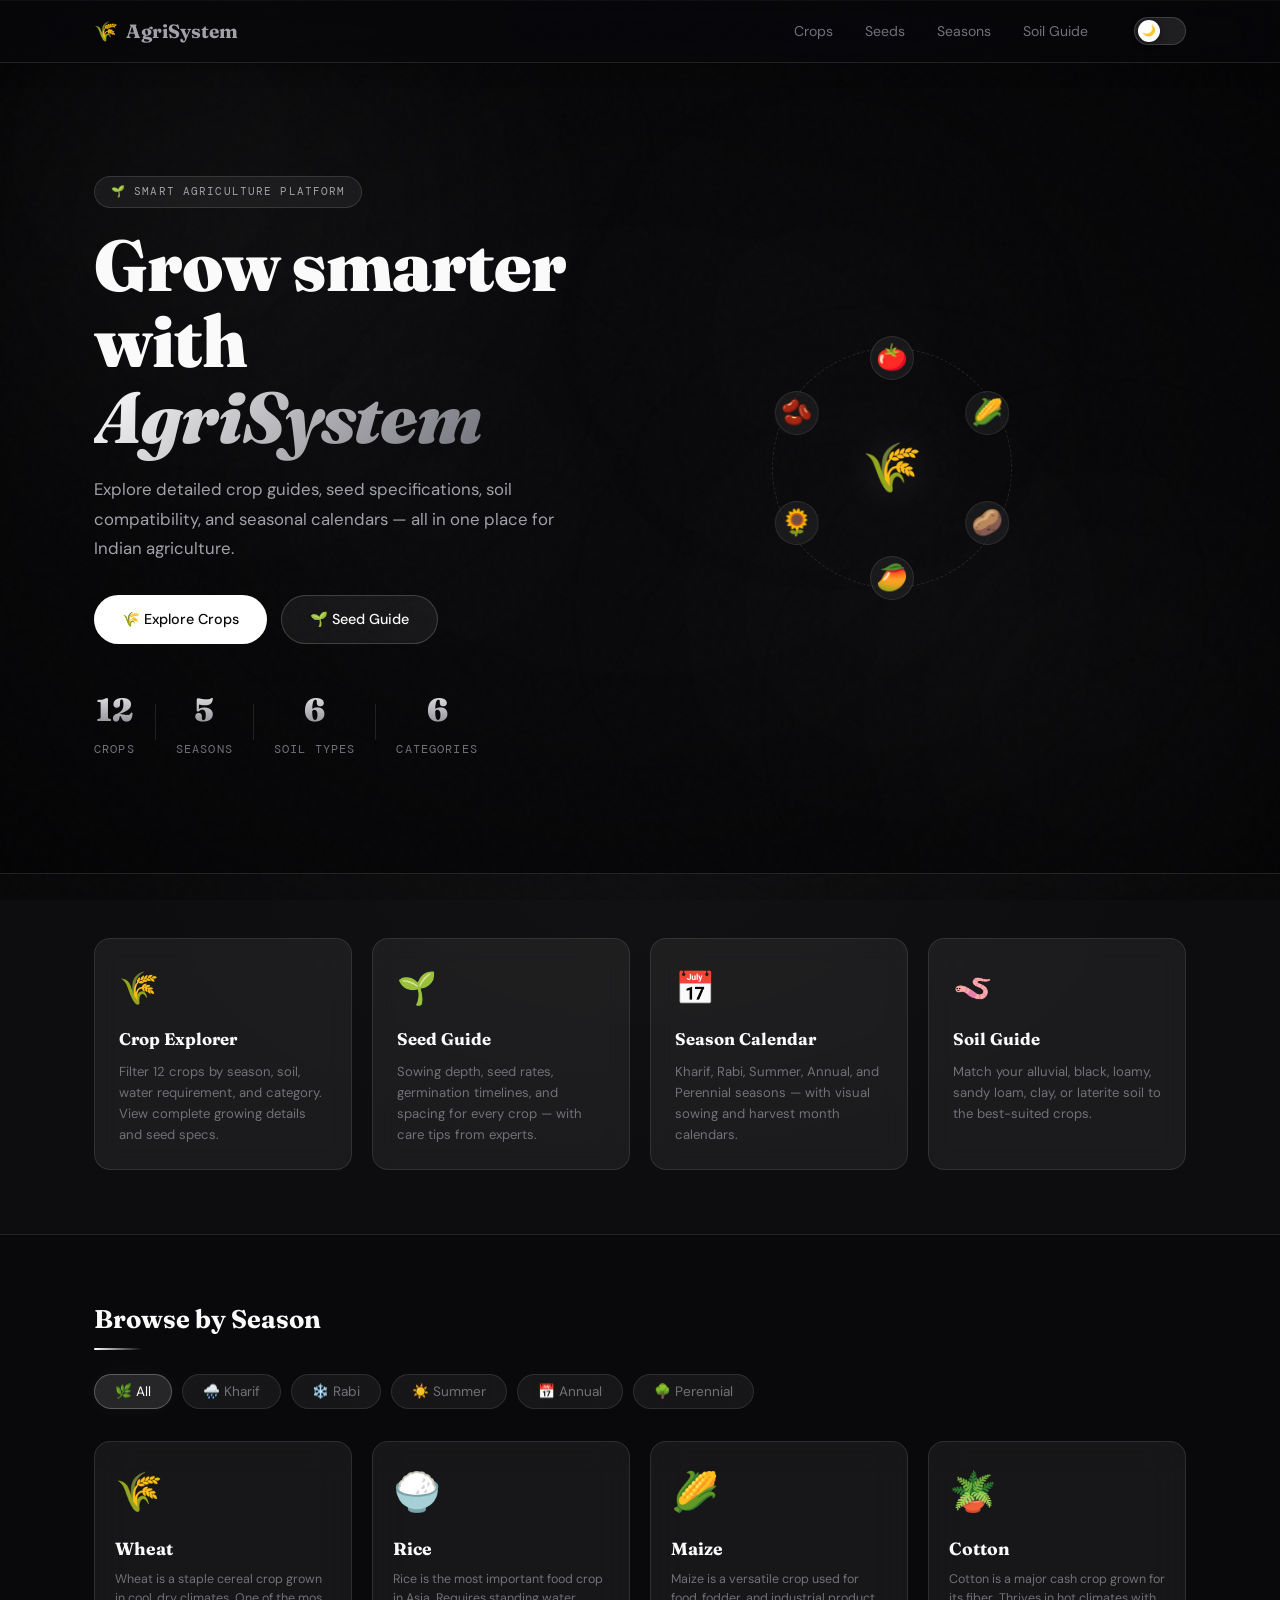
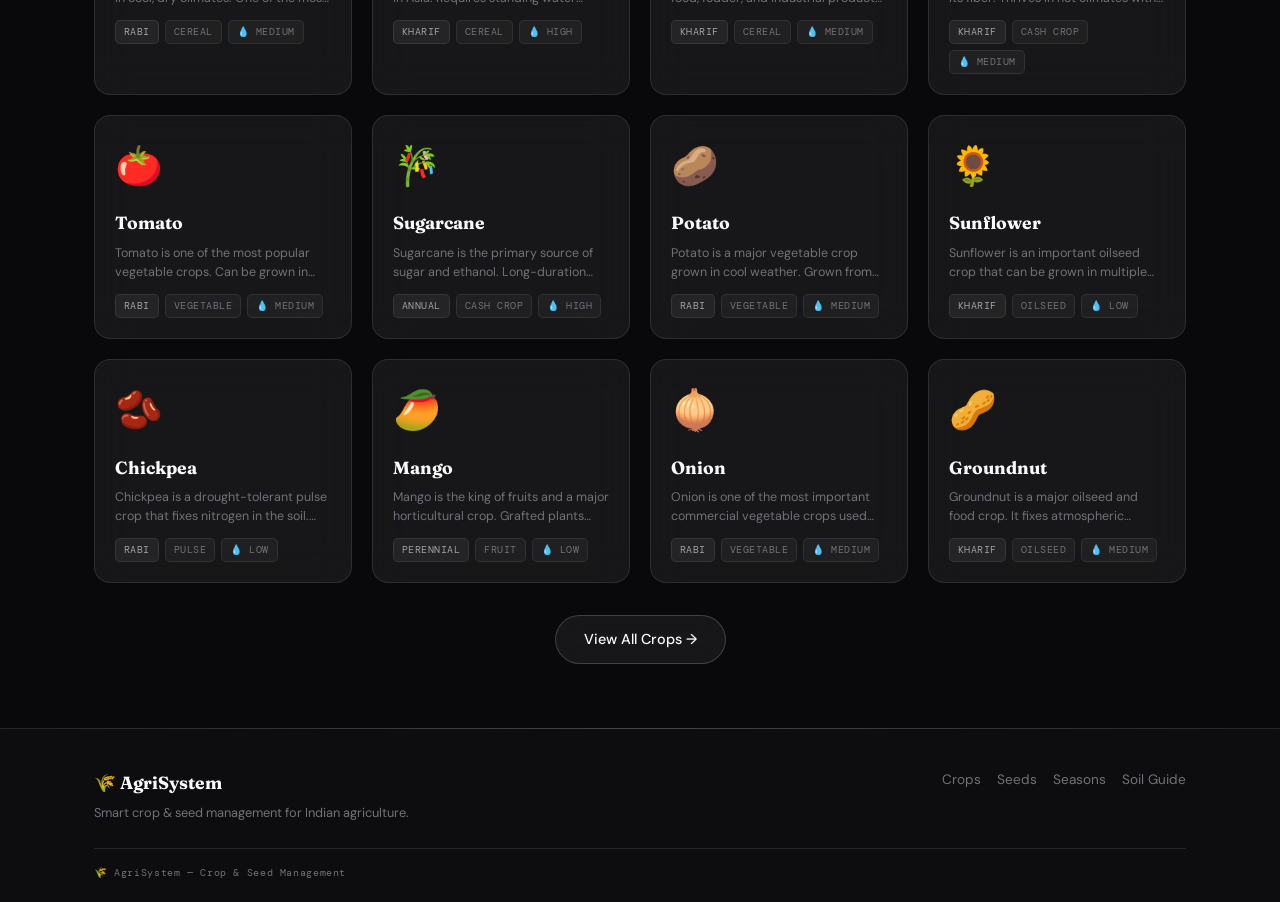
<file: index.html>
<!DOCTYPE html>
<html lang="en">
<head>
<meta charset="UTF-8">
<meta name="viewport" content="width=device-width, initial-scale=1.0">
<meta name="description" content="AgriSystem — Smart crop & seed management. Explore crops by season, soil type, and climate. Find sowing calendars, seed guides, and soil recommendations.">
<title>AgriSystem — Crop & Seed Management</title>
<link href="https://fonts.googleapis.com/css2?family=Fraunces:ital,wght@0,300;0,700;0,900;1,400&family=DM+Sans:wght@300;400;500&family=DM+Mono:wght@400;500&display=swap" rel="stylesheet">
<link rel="stylesheet" href="style.css">
</head>
<body>

<!-- ANIMATED BACKGROUND -->
<div class="bg-canvas">
  <div class="bg-orb bg-orb--1"></div>
  <div class="bg-orb bg-orb--2"></div>
  <div class="bg-orb bg-orb--3"></div>
  <div class="bg-orb bg-orb--4"></div>
  <div class="bg-orb bg-orb--5"></div>
</div>
<div class="bg-topo"></div>
<div class="bg-noise"></div>
<div class="bg-vignette"></div>

<nav class="navbar">
  <div class="nav-inner">
    <a href="index.html" class="nav-logo">🌾 <span>AgriSystem</span></a>
    <div class="nav-links">
      <a href="crops.html">Crops</a>
      <a href="seeds.html">Seeds</a>
      <a href="seasons.html">Seasons</a>
      <a href="soils.html">Soil Guide</a>
    </div>
    <div class="theme-toggle" id="themeToggle" onclick="toggleTheme()" title="Toggle dark/light mode">
      <div class="theme-toggle-knob"></div>
    </div>
    <button class="nav-menu-btn" onclick="toggleMenu()">☰</button>
  </div>
  <div class="nav-mobile" id="mobileMenu">
    <a href="crops.html">Crops</a>
    <a href="seeds.html">Seeds</a>
    <a href="seasons.html">Seasons</a>
    <a href="soils.html">Soil Guide</a>
  </div>
</nav>

<!-- HERO -->
<section>
  <div class="hero">
    <div class="hero-bg">
      <div class="hero-orb orb1"></div>
      <div class="hero-orb orb2"></div>
      <div class="hero-grain"></div>
    </div>
    <div class="hero-content">
      <div class="hero-badge">🌱 Smart Agriculture Platform</div>
      <h1 class="hero-title">
        Grow smarter with<br><em>AgriSystem</em>
      </h1>
      <p class="hero-sub">
        Explore detailed crop guides, seed specifications, soil compatibility, and seasonal calendars — all in one place for Indian agriculture.
      </p>
      <div class="hero-actions">
        <a href="crops.html" class="btn btn-primary">🌾 Explore Crops</a>
        <a href="seeds.html" class="btn btn-outline">🌱 Seed Guide</a>
      </div>
      <div class="hero-stats">
        <div class="stat">
          <span class="stat-n">12</span>
          <span class="stat-l">Crops</span>
        </div>
        <div class="stat-div"></div>
        <div class="stat">
          <span class="stat-n">5</span>
          <span class="stat-l">Seasons</span>
        </div>
        <div class="stat-div"></div>
        <div class="stat">
          <span class="stat-n">6</span>
          <span class="stat-l">Soil Types</span>
        </div>
        <div class="stat-div"></div>
        <div class="stat">
          <span class="stat-n">6</span>
          <span class="stat-l">Categories</span>
        </div>
      </div>
    </div>
    <div class="hero-visual">
      <div class="crop-orbit">
        <div class="orbit-ring"></div>
        <div class="orbit-center">🌾</div>
        <div class="orbit-item" style="--deg:0deg">🍅</div>
        <div class="orbit-item" style="--deg:60deg">🌽</div>
        <div class="orbit-item" style="--deg:120deg">🥔</div>
        <div class="orbit-item" style="--deg:180deg">🥭</div>
        <div class="orbit-item" style="--deg:240deg">🌻</div>
        <div class="orbit-item" style="--deg:300deg">🫘</div>
      </div>
    </div>
  </div>
</section>

<!-- FEATURES -->
<section class="features">
  <div class="container">
    <div class="feature-grid">
      <a href="crops.html" class="feature-card">
        <span class="feature-icon">🌾</span>
        <h3>Crop Explorer</h3>
        <p>Filter 12 crops by season, soil, water requirement, and category. View complete growing details and seed specs.</p>
      </a>
      <a href="seeds.html" class="feature-card">
        <span class="feature-icon">🌱</span>
        <h3>Seed Guide</h3>
        <p>Sowing depth, seed rates, germination timelines, and spacing for every crop — with care tips from experts.</p>
      </a>
      <a href="seasons.html" class="feature-card">
        <span class="feature-icon">📅</span>
        <h3>Season Calendar</h3>
        <p>Kharif, Rabi, Summer, Annual, and Perennial seasons — with visual sowing and harvest month calendars.</p>
      </a>
      <a href="soils.html" class="feature-card">
        <span class="feature-icon">🪱</span>
        <h3>Soil Guide</h3>
        <p>Match your alluvial, black, loamy, sandy loam, clay, or laterite soil to the best-suited crops.</p>
      </a>
    </div>
  </div>
</section>

<!-- QUICK CROP FILTER -->
<section class="quick-filter">
  <div class="container">
    <h2 class="section-title">Browse by Season</h2>
    <div class="season-pills">
      <button class="pill pill-active" onclick="filterBySeason('all', this)">🌿 All</button>
      <button class="pill" onclick="filterBySeason('kharif', this)">🌧️ Kharif</button>
      <button class="pill" onclick="filterBySeason('rabi', this)">❄️ Rabi</button>
      <button class="pill" onclick="filterBySeason('summer', this)">☀️ Summer</button>
      <button class="pill" onclick="filterBySeason('annual', this)">📅 Annual</button>
      <button class="pill" onclick="filterBySeason('perennial', this)">🌳 Perennial</button>
    </div>
    <div class="crop-cards-grid" id="homeCropGrid">
      <div class="loading-spinner">Loading crops…</div>
    </div>
    <div class="center-link" style="margin-top: 32px">
      <a href="crops.html" class="btn btn-outline">View All Crops →</a>
    </div>
  </div>
</section>

<!-- CROP DETAIL MODAL -->
<div class="modal-overlay" id="modalOverlay" onclick="closeModal()">
  <div class="modal" id="cropModal" onclick="event.stopPropagation()">
    <button class="modal-close" onclick="closeModal()">✕</button>
    <div class="modal-body" id="modalBody"></div>
  </div>
</div>

<!-- BACK TO TOP -->
<button class="back-to-top" id="backToTop" onclick="window.scrollTo({top:0,behavior:'smooth'})" aria-label="Back to top">↑</button>

<footer class="footer">
  <div class="container">
    <div class="footer-inner">
      <div class="footer-brand">
        <div class="footer-logo">🌾 AgriSystem</div>
        <p>Smart crop & seed management for Indian agriculture.</p>
      </div>
      <div class="footer-links">
        <a href="crops.html">Crops</a>
        <a href="seeds.html">Seeds</a>
        <a href="seasons.html">Seasons</a>
        <a href="soils.html">Soil Guide</a>
      </div>
    </div>
    <div class="footer-bottom">🌾 AgriSystem — Crop &amp; Seed Management</div>
  </div>
</footer>

<script src="api.js"></script>
<script src="main.js"></script>
</body>
</html>
</file>
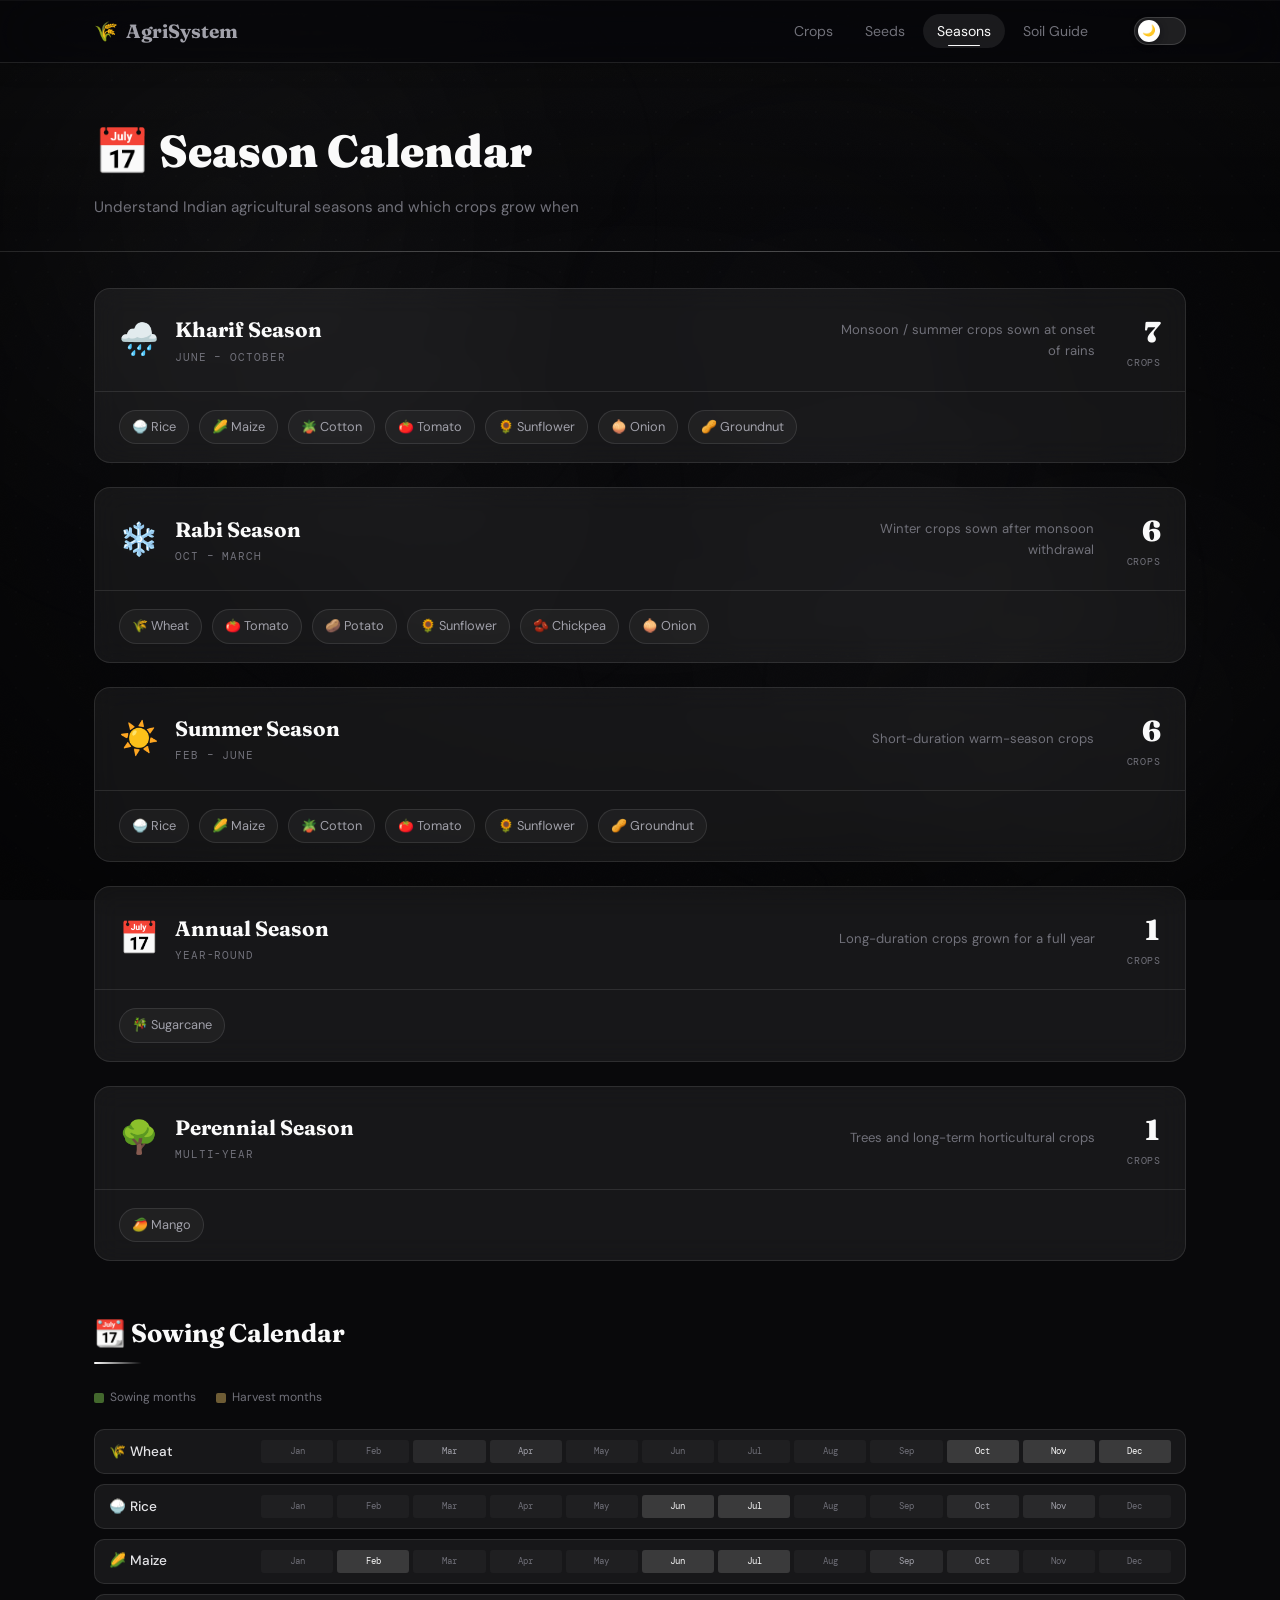
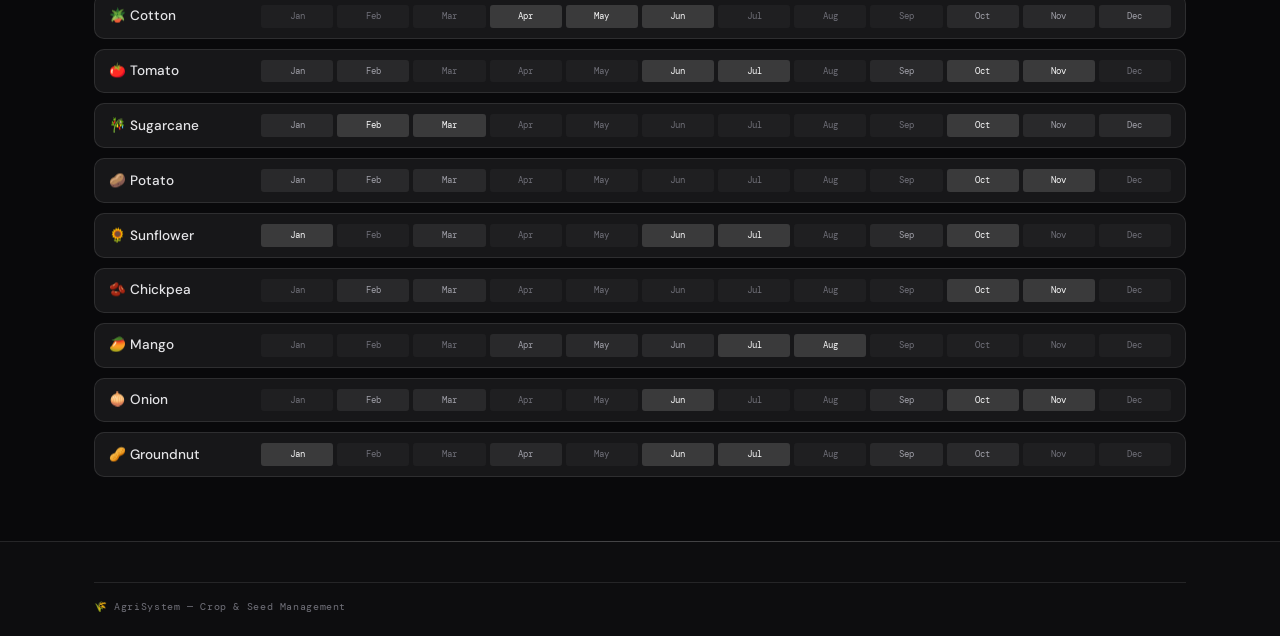
<file: seasons.html>
<!DOCTYPE html>
<html lang="en">
<head>
<meta charset="UTF-8">
<meta name="viewport" content="width=device-width, initial-scale=1.0">
<meta name="description" content="Understand Indian agricultural seasons — Kharif, Rabi, Summer, Annual & Perennial — with a sowing calendar and crop timelines.">
<title>Seasons — AgriSystem</title>
<link href="https://fonts.googleapis.com/css2?family=Fraunces:ital,wght@0,300;0,700;0,900;1,400&family=DM+Sans:wght@300;400;500&family=DM+Mono:wght@400;500&display=swap" rel="stylesheet">
<link rel="stylesheet" href="style.css">
</head>
<body>

<!-- ANIMATED BACKGROUND -->
<div class="bg-canvas">
  <div class="bg-orb bg-orb--1"></div>
  <div class="bg-orb bg-orb--2"></div>
  <div class="bg-orb bg-orb--3"></div>
  <div class="bg-orb bg-orb--4"></div>
  <div class="bg-orb bg-orb--5"></div>
</div>
<div class="bg-topo"></div>
<div class="bg-noise"></div>
<div class="bg-vignette"></div>

<nav class="navbar">
  <div class="nav-inner">
    <a href="index.html" class="nav-logo">🌾 <span>AgriSystem</span></a>
    <div class="nav-links">
      <a href="crops.html">Crops</a>
      <a href="seeds.html">Seeds</a>
      <a href="seasons.html" class="active">Seasons</a>
      <a href="soils.html">Soil Guide</a>
    </div>
    <div class="theme-toggle" id="themeToggle" onclick="toggleTheme()" title="Toggle dark/light mode">
      <div class="theme-toggle-knob"></div>
    </div>
    <button class="nav-menu-btn" onclick="toggleMenu()">☰</button>
  </div>
  <div class="nav-mobile" id="mobileMenu">
    <a href="crops.html">Crops</a>
    <a href="seeds.html">Seeds</a>
    <a href="seasons.html" class="active">Seasons</a>
    <a href="soils.html">Soil Guide</a>
  </div>
</nav>

<div class="page-header">
  <div class="container">
    <h1>📅 Season Calendar</h1>
    <p>Understand Indian agricultural seasons and which crops grow when</p>
  </div>
</div>

<div class="container page-body">
  <div class="season-cards" id="seasonCards">
    <div class="loading-spinner">Loading seasons…</div>
  </div>

  <h2 class="section-title" style="margin-top:52px">📆 Sowing Calendar</h2>
  <div class="calendar-grid" id="calendarGrid">
    <div class="loading-spinner">Loading…</div>
  </div>
</div>

<!-- BACK TO TOP -->
<button class="back-to-top" id="backToTop" onclick="window.scrollTo({top:0,behavior:'smooth'})" aria-label="Back to top">↑</button>

<footer class="footer">
  <div class="container">
    <div class="footer-bottom">🌾 AgriSystem — Crop &amp; Seed Management</div>
  </div>
</footer>

<script src="api.js"></script>
<script src="seasons.js"></script>
</body>
</html>
</file>
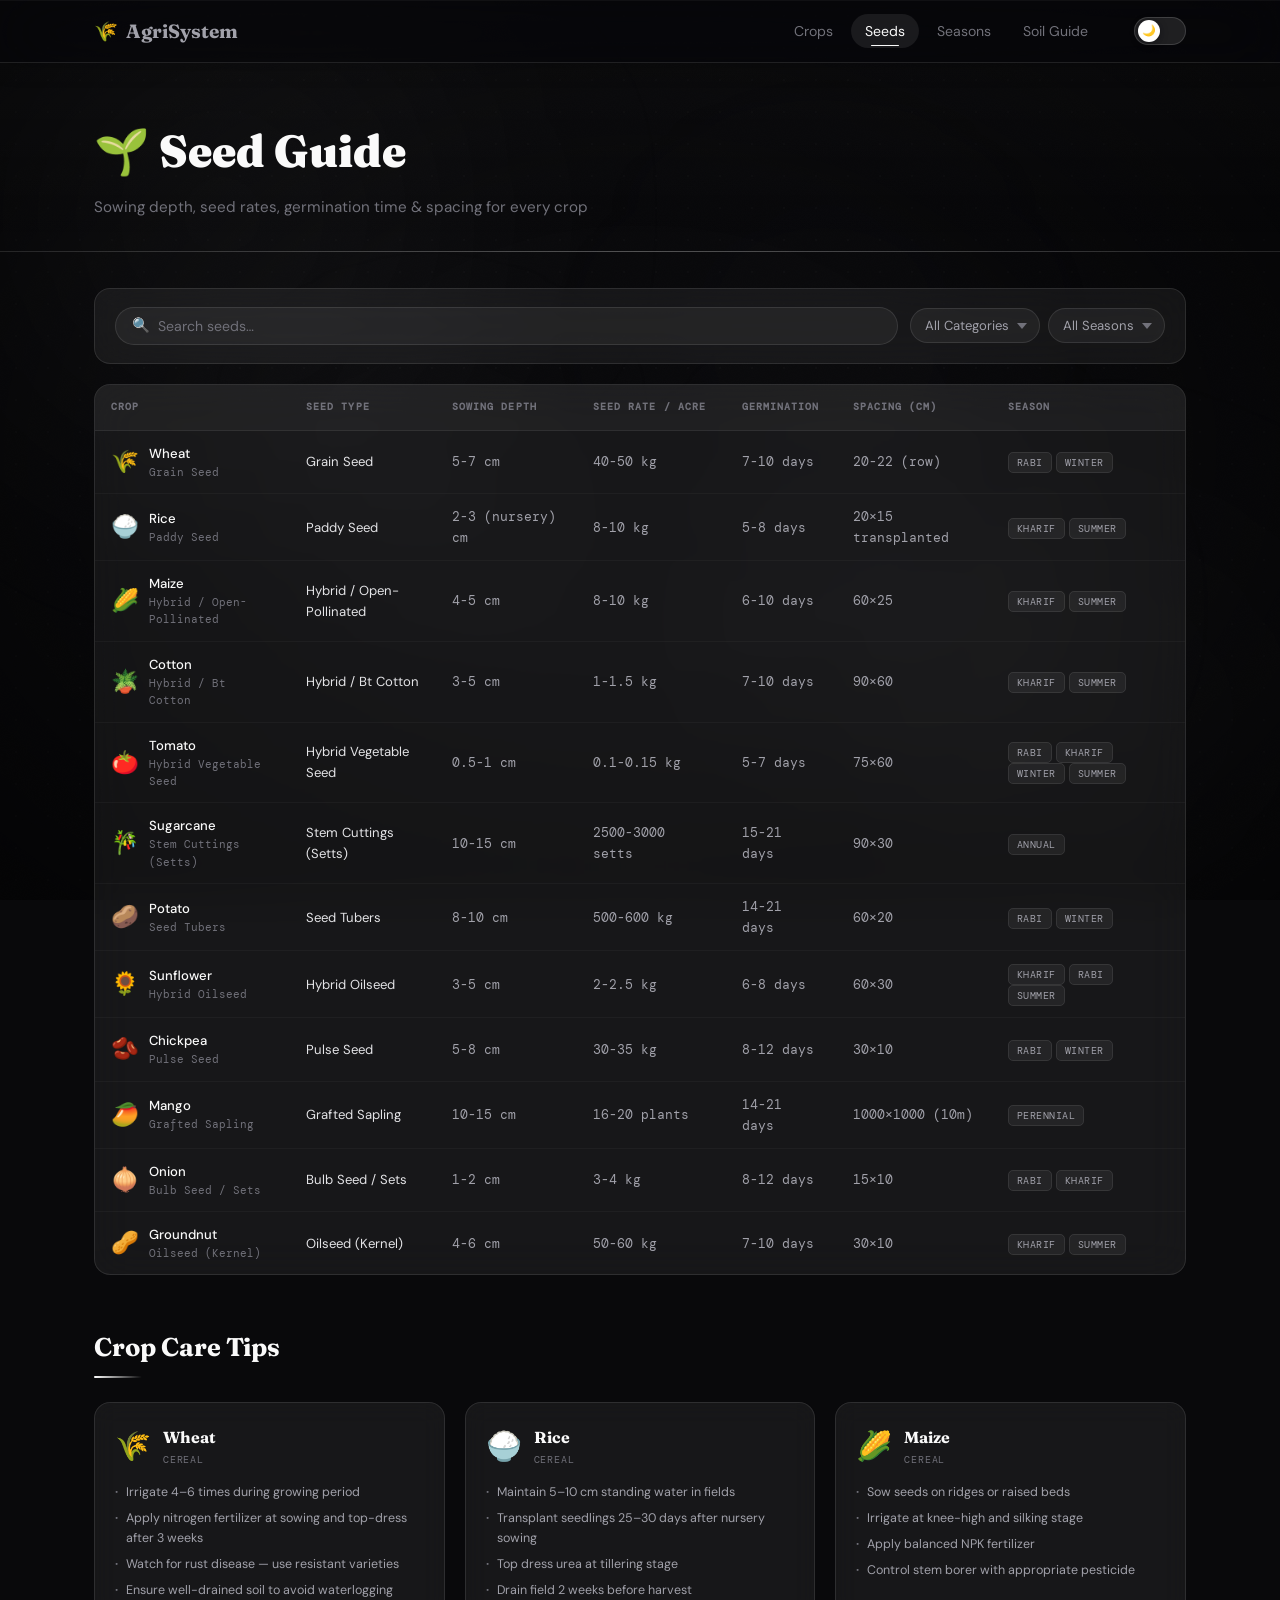
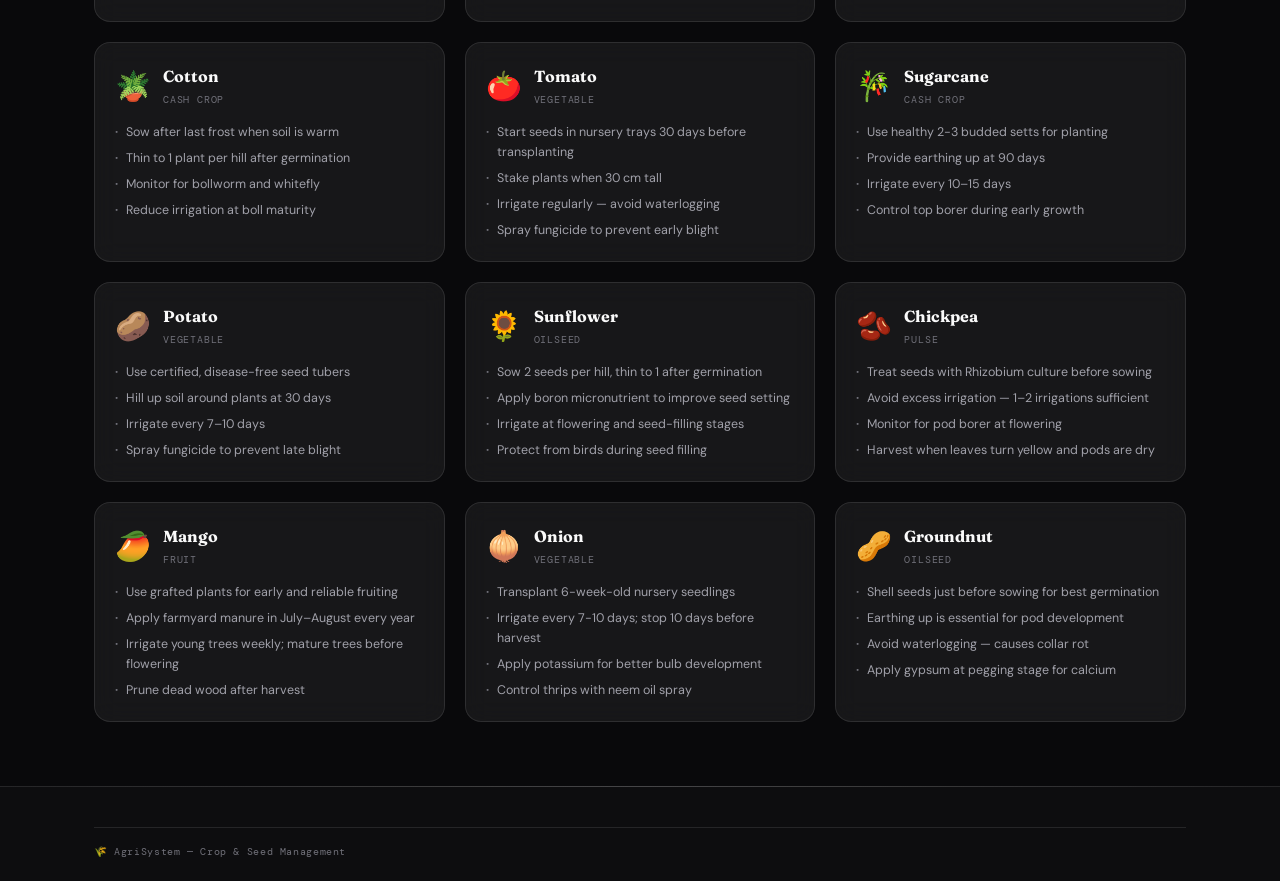
<file: seeds.html>
<!DOCTYPE html>
<html lang="en">
<head>
<meta charset="UTF-8">
<meta name="viewport" content="width=device-width, initial-scale=1.0">
<meta name="description" content="Complete seed guide — sowing depth, seed rates, germination time, and spacing for every crop in the AgriSystem database.">
<title>Seed Guide — AgriSystem</title>
<link href="https://fonts.googleapis.com/css2?family=Fraunces:ital,wght@0,300;0,700;0,900;1,400&family=DM+Sans:wght@300;400;500&family=DM+Mono:wght@400;500&display=swap" rel="stylesheet">
<link rel="stylesheet" href="style.css">
</head>
<body>

<!-- ANIMATED BACKGROUND -->
<div class="bg-canvas">
  <div class="bg-orb bg-orb--1"></div>
  <div class="bg-orb bg-orb--2"></div>
  <div class="bg-orb bg-orb--3"></div>
  <div class="bg-orb bg-orb--4"></div>
  <div class="bg-orb bg-orb--5"></div>
</div>
<div class="bg-topo"></div>
<div class="bg-noise"></div>
<div class="bg-vignette"></div>

<nav class="navbar">
  <div class="nav-inner">
    <a href="index.html" class="nav-logo">🌾 <span>AgriSystem</span></a>
    <div class="nav-links">
      <a href="crops.html">Crops</a>
      <a href="seeds.html" class="active">Seeds</a>
      <a href="seasons.html">Seasons</a>
      <a href="soils.html">Soil Guide</a>
    </div>
    <div class="theme-toggle" id="themeToggle" onclick="toggleTheme()" title="Toggle dark/light mode">
      <div class="theme-toggle-knob"></div>
    </div>
    <button class="nav-menu-btn" onclick="toggleMenu()">☰</button>
  </div>
  <div class="nav-mobile" id="mobileMenu">
    <a href="crops.html">Crops</a>
    <a href="seeds.html" class="active">Seeds</a>
    <a href="seasons.html">Seasons</a>
    <a href="soils.html">Soil Guide</a>
  </div>
</nav>

<div class="page-header">
  <div class="container">
    <h1>🌱 Seed Guide</h1>
    <p>Sowing depth, seed rates, germination time &amp; spacing for every crop</p>
  </div>
</div>

<div class="container page-body">
  <div class="filter-bar">
    <div class="search-wrap">
      <span class="search-icon">🔍</span>
      <input type="text" id="seedSearch" placeholder="Search seeds…" oninput="filterSeeds()">
    </div>
    <div class="filter-group">
      <select id="seedCategory" onchange="filterSeeds()">
        <option value="">All Categories</option>
        <option value="cereal">Cereal</option>
        <option value="vegetable">Vegetable</option>
        <option value="cash_crop">Cash Crop</option>
        <option value="oilseed">Oilseed</option>
        <option value="pulse">Pulse</option>
        <option value="fruit">Fruit</option>
      </select>
      <select id="seedSeason" onchange="filterSeeds()">
        <option value="">All Seasons</option>
        <option value="kharif">Kharif</option>
        <option value="rabi">Rabi</option>
        <option value="summer">Summer</option>
      </select>
    </div>
  </div>

  <div class="seed-table-wrap">
    <table class="seed-table" id="seedTable">
      <thead>
        <tr>
          <th>Crop</th>
          <th>Seed Type</th>
          <th>Sowing Depth</th>
          <th>Seed Rate / Acre</th>
          <th>Germination</th>
          <th>Spacing (cm)</th>
          <th>Season</th>
        </tr>
      </thead>
      <tbody id="seedTableBody">
        <tr><td colspan="7" style="text-align:center;padding:40px;color:var(--muted)">Loading seeds…</td></tr>
      </tbody>
    </table>
  </div>

  <!-- CARE TIPS CARDS -->
  <h2 class="section-title" style="margin-top:52px">Crop Care Tips</h2>
  <div class="care-grid" id="careGrid">
    <div class="loading-spinner">Loading…</div>
  </div>
</div>

<!-- BACK TO TOP -->
<button class="back-to-top" id="backToTop" onclick="window.scrollTo({top:0,behavior:'smooth'})" aria-label="Back to top">↑</button>

<footer class="footer">
  <div class="container">
    <div class="footer-bottom">🌾 AgriSystem — Crop &amp; Seed Management</div>
  </div>
</footer>

<script src="api.js"></script>
<script src="seeds.js"></script>
</body>
</html>
</file>
<file: style.css>
/* ============================================================
   AgriSystem — Global Stylesheet  (Black & White Glass Edition)
   Aesthetic: Monochrome / Frosted Glass / Premium Minimal
   ============================================================ */
@import url('https://fonts.googleapis.com/css2?family=Fraunces:ital,wght@0,300;0,700;0,900;1,400&family=DM+Sans:wght@300;400;500&family=DM+Mono:wght@400;500&display=swap');

:root {
  --bg:        #09090b;
  --surface:   rgba(255,255,255,0.04);
  --surface2:  rgba(255,255,255,0.07);
  --surface3:  rgba(255,255,255,0.10);
  --glass:     rgba(255,255,255,0.06);
  --glass-h:   rgba(255,255,255,0.10);
  --border:    rgba(255,255,255,0.10);
  --border-h:  rgba(255,255,255,0.22);
  --accent:    #ffffff;
  --accent2:   #e4e4e7;
  --accent-dim: rgba(255,255,255,0.6);
  --muted:     #71717a;
  --text:      #e4e4e7;
  --text2:     #a1a1aa;
  --white:     #fafafa;
  --shadow:    rgba(0,0,0,0.5);
  --glow:      rgba(255,255,255,0.08);
  --glow-accent: rgba(255,255,255,0.12);
  --radius:    16px;
  --radius-sm: 10px;
  --radius-lg: 22px;
  --transition: 0.3s cubic-bezier(0.4,0,0.2,1);
  --blur:      blur(20px);
  --blur-heavy: blur(40px);
  --nav-bg:    rgba(9,9,11,0.65);
  --modal-bg:  rgba(20,20,22,0.85);
  --btn-text:  #09090b;
}

/* ── LIGHT MODE ─────────────────────────────────────────── */
[data-theme="light"] {
  --bg:        #f5f5f5;
  --surface:   rgba(0,0,0,0.03);
  --surface2:  rgba(0,0,0,0.05);
  --surface3:  rgba(0,0,0,0.07);
  --glass:     rgba(255,255,255,0.55);
  --glass-h:   rgba(255,255,255,0.72);
  --border:    rgba(0,0,0,0.08);
  --border-h:  rgba(0,0,0,0.18);
  --accent:    #18181b;
  --accent2:   #27272a;
  --accent-dim: rgba(0,0,0,0.5);
  --muted:     #71717a;
  --text:      #27272a;
  --text2:     #52525b;
  --white:     #18181b;
  --shadow:    rgba(0,0,0,0.1);
  --glow:      rgba(0,0,0,0.04);
  --glow-accent: rgba(0,0,0,0.06);
  --nav-bg:    rgba(245,245,245,0.7);
  --modal-bg:  rgba(255,255,255,0.82);
  --btn-text:  #fafafa;
}

[data-theme="light"] .bg-canvas { background: var(--bg); }
[data-theme="light"] .bg-orb { filter: blur(140px); }
[data-theme="light"] .bg-orb--1 { background: radial-gradient(circle, rgba(0,0,0,0.04), transparent 70%); }
[data-theme="light"] .bg-orb--2 { background: radial-gradient(circle, rgba(0,0,0,0.03), transparent 70%); }
[data-theme="light"] .bg-orb--3 { background: radial-gradient(circle, rgba(0,0,0,0.025), transparent 70%); }
[data-theme="light"] .bg-orb--4 { background: radial-gradient(circle, rgba(0,0,0,0.02), transparent 70%); }
[data-theme="light"] .bg-orb--5 { background: radial-gradient(circle, rgba(0,0,0,0.03), transparent 70%); }
[data-theme="light"] .bg-topo { opacity: 0.12; background-image: radial-gradient(circle, rgba(0,0,0,0.07) 1px, transparent 1px); }
[data-theme="light"] .bg-noise { opacity: 0.2; }
[data-theme="light"] .bg-vignette { background: radial-gradient(ellipse at center, transparent 50%, rgba(0,0,0,0.06) 100%); }

[data-theme="light"] .hero-orb { opacity: 0.08; }
[data-theme="light"] .orb1 { background: radial-gradient(rgba(0,0,0,0.06), transparent); }
[data-theme="light"] .orb2 { background: radial-gradient(rgba(0,0,0,0.04), transparent); }

[data-theme="light"] .btn-primary { background: #18181b; color: #fafafa; }
[data-theme="light"] .btn-primary:hover { background: #27272a; box-shadow: 0 8px 24px rgba(0,0,0,0.12); }
[data-theme="light"] .btn-outline { background: rgba(0,0,0,0.04); color: var(--white); border-color: rgba(0,0,0,0.12); }
[data-theme="light"] .btn-outline:hover { background: rgba(0,0,0,0.08); }

[data-theme="light"] .navbar { background: var(--nav-bg); }
[data-theme="light"] .nav-mobile { background: rgba(245,245,245,0.95); }
[data-theme="light"] .modal { background: var(--modal-bg); box-shadow: 0 24px 64px rgba(0,0,0,0.15); }

[data-theme="light"] .hero-title em {
  background: linear-gradient(135deg, #18181b, #71717a);
  -webkit-background-clip: text;
  background-clip: text;
}
[data-theme="light"] .stat-n {
  background: linear-gradient(180deg, #18181b, #71717a);
  -webkit-background-clip: text;
  background-clip: text;
}

[data-theme="light"] .seed-table th { background: rgba(0,0,0,0.04); }
[data-theme="light"] .care-tips-list li { border-bottom-color: rgba(0,0,0,0.04); }
[data-theme="light"] .cal-month.sow { background: rgba(0,0,0,0.1); color: var(--white); }
[data-theme="light"] .cal-month.harvest { background: rgba(0,0,0,0.05); color: var(--text2); }

/* Theme transition — handled by the universal * rule above */

/* ── THEME TOGGLE ───────────────────────────────────────── */
.theme-toggle {
  position: relative;
  width: 52px; height: 28px;
  background: rgba(255,255,255,0.1);
  border: 1px solid rgba(255,255,255,0.15);
  border-radius: 50px;
  cursor: pointer;
  transition: all var(--transition);
  display: flex; align-items: center;
  padding: 0 3px;
  flex-shrink: 0;
}
.theme-toggle:hover {
  background: rgba(255,255,255,0.15);
}
.theme-toggle-knob {
  width: 22px; height: 22px;
  border-radius: 50%;
  background: #fff;
  transition: transform 0.35s cubic-bezier(0.34, 1.56, 0.64, 1), background 0.3s;
  display: flex; align-items: center; justify-content: center;
  font-size: 12px;
  box-shadow: 0 2px 8px rgba(0,0,0,0.3);
}
/* Dark mode: moon on left */
.theme-toggle-knob::after { content: '🌙'; font-size: 11px; }

/* Light mode overrides */
[data-theme="light"] .theme-toggle {
  background: rgba(0,0,0,0.06);
  border-color: rgba(0,0,0,0.12);
}
[data-theme="light"] .theme-toggle:hover { background: rgba(0,0,0,0.1); }
[data-theme="light"] .theme-toggle-knob {
  transform: translateX(24px);
  background: #18181b;
  box-shadow: 0 2px 8px rgba(0,0,0,0.15);
}
[data-theme="light"] .theme-toggle-knob::after { content: '☀️'; }

* {
  margin: 0; padding: 0; box-sizing: border-box;
  /* Universal smooth transitions for everything */
  transition:
    background 0.45s cubic-bezier(0.4,0,0.2,1),
    color 0.45s cubic-bezier(0.4,0,0.2,1),
    border-color 0.45s cubic-bezier(0.4,0,0.2,1),
    box-shadow 0.45s cubic-bezier(0.4,0,0.2,1),
    opacity 0.45s cubic-bezier(0.4,0,0.2,1),
    transform 0.35s cubic-bezier(0.4,0,0.2,1);
}

html { scroll-behavior: smooth; }

/* Custom Scrollbar */
::-webkit-scrollbar { width: 6px; }
::-webkit-scrollbar-track { background: transparent; }
::-webkit-scrollbar-thumb { background: rgba(255,255,255,0.15); border-radius: 3px; }
::-webkit-scrollbar-thumb:hover { background: rgba(255,255,255,0.3); }
[data-theme="light"] ::-webkit-scrollbar-thumb { background: rgba(0,0,0,0.12); }
[data-theme="light"] ::-webkit-scrollbar-thumb:hover { background: rgba(0,0,0,0.25); }

::selection { background: rgba(255,255,255,0.2); color: #fff; }
[data-theme="light"] ::selection { background: rgba(0,0,0,0.12); color: #000; }

body {
  background: var(--bg);
  color: var(--text);
  font-family: 'DM Sans', sans-serif;
  font-size: 15px;
  line-height: 1.6;
  min-height: 100vh;
  overflow-x: hidden;
}

/* ── GLASS UTILITY ──────────────────────────────────────── */
/* Shared frosted-glass mixin applied via class or inline */
.glass {
  background: var(--glass);
  backdrop-filter: blur(24px) saturate(1.3);
  -webkit-backdrop-filter: blur(24px) saturate(1.3);
  border: 1px solid var(--border);
}
.glass::after {
  content: '';
  position: absolute; inset: 0;
  border-radius: inherit;
  background: linear-gradient(135deg, rgba(255,255,255,0.08) 0%, transparent 50%);
  pointer-events: none;
}
[data-theme="light"] .glass::after {
  background: linear-gradient(135deg, rgba(255,255,255,0.4) 0%, transparent 50%);
}

/* ── ANIMATED BACKGROUND ────────────────────────────────── */
.bg-canvas {
  position: fixed; inset: 0; z-index: -2;
  pointer-events: none;
  overflow: hidden;
  background: var(--bg);
}

.bg-orb {
  position: absolute;
  border-radius: 50%;
  filter: blur(120px);
  opacity: 0;
  animation: orb-fade-in 2.5s ease forwards;
}

.bg-orb--1 {
  width: 700px; height: 700px;
  background: radial-gradient(circle, rgba(255,255,255,0.06), transparent 70%);
  top: -15%; left: -10%;
  animation: orb-fade-in 2.5s ease forwards, bg-drift-1 20s ease-in-out infinite alternate;
}
.bg-orb--2 {
  width: 550px; height: 550px;
  background: radial-gradient(circle, rgba(255,255,255,0.04), transparent 70%);
  bottom: -10%; right: -8%;
  animation: orb-fade-in 2.5s 0.4s ease forwards, bg-drift-2 24s ease-in-out infinite alternate;
}
.bg-orb--3 {
  width: 500px; height: 500px;
  background: radial-gradient(circle, rgba(255,255,255,0.035), transparent 70%);
  top: 40%; left: 50%;
  animation: orb-fade-in 2.5s 0.8s ease forwards, bg-drift-3 26s ease-in-out infinite alternate;
}
.bg-orb--4 {
  width: 400px; height: 400px;
  background: radial-gradient(circle, rgba(200,200,220,0.03), transparent 70%);
  top: 15%; right: 20%;
  animation: orb-fade-in 2.5s 1.2s ease forwards, bg-drift-4 22s ease-in-out infinite alternate;
}
.bg-orb--5 {
  width: 350px; height: 350px;
  background: radial-gradient(circle, rgba(255,255,255,0.04), transparent 70%);
  bottom: 25%; left: 20%;
  animation: orb-fade-in 2.5s 1.6s ease forwards, bg-drift-5 18s ease-in-out infinite alternate;
}

@keyframes orb-fade-in { to { opacity: 1; } }
@keyframes bg-drift-1 { from { transform: translate(0,0) scale(1); } to { transform: translate(50px,35px) scale(1.06); } }
@keyframes bg-drift-2 { from { transform: translate(0,0) scale(1); } to { transform: translate(-40px,-25px) scale(1.04); } }
@keyframes bg-drift-3 { from { transform: translate(0,0) scale(1); } to { transform: translate(-35px,45px) scale(0.96); } }
@keyframes bg-drift-4 { from { transform: translate(0,0) scale(1); } to { transform: translate(25px,-35px) scale(1.08); } }
@keyframes bg-drift-5 { from { transform: translate(0,0) scale(1); } to { transform: translate(40px,15px) scale(1.05); } }

/* Dot grid pattern */
.bg-topo {
  position: fixed; inset: 0; z-index: -1;
  pointer-events: none;
  opacity: 0.25;
  background-image: radial-gradient(circle, rgba(255,255,255,0.08) 1px, transparent 1px);
  background-size: 32px 32px;
}

/* Noise grain */
.bg-noise {
  position: fixed; inset: 0; z-index: -1;
  pointer-events: none;
  opacity: 0.4;
  background-image: url("data:image/svg+xml,%3Csvg viewBox='0 0 256 256' xmlns='http://www.w3.org/2000/svg'%3E%3Cfilter id='n'%3E%3CfeTurbulence type='fractalNoise' baseFrequency='0.8' numOctaves='4' stitchTiles='stitch'/%3E%3C/filter%3E%3Crect width='100%25' height='100%25' filter='url(%23n)' opacity='0.03'/%3E%3C/svg%3E");
  background-repeat: repeat;
  background-size: 200px 200px;
}

/* Vignette */
.bg-vignette {
  position: fixed; inset: 0; z-index: -1;
  pointer-events: none;
  background: radial-gradient(ellipse at center, transparent 35%, rgba(0,0,0,0.5) 100%);
}

/* ── CONTAINER ─────────────────────────────────────────────── */
.container { max-width: 1140px; margin: 0 auto; padding: 0 24px; }

/* ── SCROLL REVEAL ──────────────────────────────────────────── */
.reveal {
  opacity: 0;
  transform: translateY(28px);
  transition: opacity 0.6s cubic-bezier(0.4,0,0.2,1), transform 0.6s cubic-bezier(0.4,0,0.2,1);
}
.revealed { opacity: 1; transform: translateY(0); }

/* ── GLASS MIXIN UTILITIES ─────────────────────────────────── */
/* These are applied via classes on elements needing the frosted look */

/* ── NAVBAR ───────────────────────────────────────────────────── */
.navbar {
  position: sticky; top: 0; z-index: 100;
  background: rgba(9,9,11,0.55);
  backdrop-filter: blur(28px) saturate(1.8);
  -webkit-backdrop-filter: blur(28px) saturate(1.8);
  border-bottom: 1px solid var(--border);
  box-shadow: 0 1px 0 rgba(255,255,255,0.04) inset, 0 4px 20px rgba(0,0,0,0.2);
}
[data-theme="light"] .navbar {
  background: rgba(245,245,245,0.55);
  box-shadow: 0 1px 0 rgba(255,255,255,0.6) inset, 0 4px 20px rgba(0,0,0,0.06);
}
.nav-inner {
  max-width: 1140px; margin: 0 auto;
  padding: 0 24px;
  display: flex; align-items: center; gap: 32px;
  height: 62px;
}
.nav-logo {
  font-family: 'Fraunces', serif;
  font-size: 1.2rem; font-weight: 700;
  color: var(--white); text-decoration: none;
  display: flex; align-items: center; gap: 8px;
  white-space: nowrap;
  transition: opacity var(--transition);
}
.nav-logo:hover { opacity: 0.8; }
.nav-logo span { color: var(--text2); }
.nav-links { display: flex; gap: 4px; margin-left: auto; }
.nav-links a {
  color: var(--muted); text-decoration: none;
  padding: 6px 14px; border-radius: 20px;
  font-size: 0.88rem; transition: all var(--transition);
  position: relative;
}
.nav-links a::after {
  content: '';
  position: absolute; bottom: 2px; left: 50%; width: 0; height: 1.5px;
  background: var(--white); border-radius: 1px;
  transition: width var(--transition), left var(--transition);
}
.nav-links a:hover { color: var(--white); background: rgba(255,255,255,0.06); }
.nav-links a:hover::after { width: 40%; left: 30%; }
.nav-links a.active { color: var(--white); background: rgba(255,255,255,0.08); }
.nav-links a.active::after { width: 40%; left: 30%; }
.nav-menu-btn {
  display: none; background: none; border: none; color: var(--white);
  font-size: 1.3rem; cursor: pointer; margin-left: auto;
  transition: transform var(--transition);
}
.nav-menu-btn:hover { transform: scale(1.15); }
.nav-mobile {
  display: none; flex-direction: column; padding: 8px 24px 16px; gap: 4px;
  background: rgba(9,9,11,0.92);
  backdrop-filter: var(--blur);
  -webkit-backdrop-filter: var(--blur);
}
.nav-mobile.open { display: flex; animation: slideDown 0.3s ease; }
@keyframes slideDown { from { opacity:0; transform: translateY(-8px); } to { opacity:1; transform: translateY(0); } }
.nav-mobile a { color: var(--muted); text-decoration: none; padding: 10px 14px; border-radius: var(--radius-sm); transition: all var(--transition); }
.nav-mobile a.active, .nav-mobile a:hover { color: var(--white); background: rgba(255,255,255,0.06); }

/* ── HERO ─────────────────────────────────────────────────── */
.hero {
  min-height: 90vh; display: flex; align-items: center;
  position: relative; overflow: hidden;
  padding: 80px 24px;
  gap: 48px;
  max-width: 1140px; margin: 0 auto;
}
.hero-bg { position: fixed; inset: 0; z-index: -1; pointer-events: none; }
.hero-orb {
  position: absolute; border-radius: 50%;
  filter: blur(80px); opacity: 0.15;
  transition: transform 0.4s ease-out;
}
.orb1 { width: 500px; height: 500px; background: radial-gradient(rgba(255,255,255,0.1), transparent); top: -100px; left: -100px; animation: drift 12s ease-in-out infinite alternate; }
.orb2 { width: 400px; height: 400px; background: radial-gradient(rgba(255,255,255,0.06), transparent); bottom: -80px; right: -80px; animation: drift 9s ease-in-out infinite alternate-reverse; }
.hero-grain {
  position: absolute; inset: 0;
  background-image: url("data:image/svg+xml,%3Csvg viewBox='0 0 200 200' xmlns='http://www.w3.org/2000/svg'%3E%3Cfilter id='n'%3E%3CfeTurbulence type='fractalNoise' baseFrequency='0.65' numOctaves='3' stitchTiles='stitch'/%3E%3C/filter%3E%3Crect width='100%25' height='100%25' filter='url(%23n)' opacity='0.04'/%3E%3C/svg%3E");
  opacity: 0.3;
}
@keyframes drift { from { transform: translate(0,0) rotate(0deg); } to { transform: translate(30px,20px) rotate(5deg); } }

.hero-content { flex: 1; max-width: 580px; }
.hero-badge {
  display: inline-block;
  background: rgba(255,255,255,0.06);
  border: 1px solid rgba(255,255,255,0.12);
  color: var(--text2);
  font-family: 'DM Mono', monospace;
  font-size: 0.7rem; letter-spacing: 0.1em; text-transform: uppercase;
  padding: 6px 16px; border-radius: 20px;
  margin-bottom: 20px;
  animation: fadeUp 0.6s ease both;
  backdrop-filter: blur(12px);
  -webkit-backdrop-filter: blur(12px);
}
.hero-title {
  font-family: 'Fraunces', serif;
  font-size: clamp(2.8rem, 6vw, 4.5rem);
  font-weight: 900; line-height: 1.05;
  color: var(--white); letter-spacing: -1px;
  margin-bottom: 20px;
  animation: fadeUp 0.7s 0.1s ease both;
}
.hero-title em {
  color: transparent;
  background: linear-gradient(135deg, #fff, #71717a);
  -webkit-background-clip: text;
  background-clip: text;
  font-style: italic;
}
.hero-sub {
  font-size: 1.05rem; color: var(--text2); line-height: 1.75;
  margin-bottom: 32px; max-width: 480px;
  animation: fadeUp 0.7s 0.2s ease both;
}
.hero-actions {
  display: flex; gap: 14px; flex-wrap: wrap;
  margin-bottom: 40px;
  animation: fadeUp 0.7s 0.3s ease both;
}
.hero-stats {
  display: flex; align-items: center; gap: 20px; flex-wrap: wrap;
  animation: fadeUp 0.7s 0.4s ease both;
}
.stat { text-align: center; }
.stat-n {
  font-family: 'Fraunces', serif; font-size: 2rem; font-weight: 900;
  display: block;
  background: linear-gradient(180deg, #fff, #71717a);
  -webkit-background-clip: text;
  background-clip: text;
  color: transparent;
}
.stat-l { font-size: 0.72rem; color: var(--muted); text-transform: uppercase; letter-spacing: 0.1em; font-family: 'DM Mono', monospace; }
.stat-div { width: 1px; height: 36px; background: var(--border); }

@keyframes fadeUp { from { opacity:0; transform: translateY(20px); } to { opacity:1; transform: translateY(0); } }

/* HERO VISUAL */
.hero-visual { flex: 0 0 340px; display: flex; justify-content: center; align-items: center; animation: fadeUp 0.8s 0.5s ease both; }
.crop-orbit {
  width: 280px; height: 280px;
  position: relative; display: flex; align-items: center; justify-content: center;
}
.orbit-ring {
  position: absolute; width: 240px; height: 240px;
  border: 1px dashed rgba(255,255,255,0.12);
  border-radius: 50%;
  animation: spin 20s linear infinite;
}
@keyframes spin { to { transform: rotate(360deg); } }
.orbit-center {
  font-size: 3rem; z-index: 1;
  filter: drop-shadow(0 0 20px rgba(255,255,255,0.15));
  animation: pulse-glow 3s ease-in-out infinite;
}
@keyframes pulse-glow {
  0%, 100% { filter: drop-shadow(0 0 20px rgba(255,255,255,0.15)); }
  50% { filter: drop-shadow(0 0 32px rgba(255,255,255,0.3)); }
}
.orbit-item {
  position: absolute; font-size: 1.6rem;
  width: 44px; height: 44px;
  display: flex; align-items: center; justify-content: center;
  background: rgba(255,255,255,0.06);
  border: 1px solid var(--border);
  border-radius: 50%;
  backdrop-filter: blur(12px);
  -webkit-backdrop-filter: blur(12px);
  top: 50%; left: 50%;
  transform: translate(-50%, -50%) rotate(var(--deg)) translateY(-110px) rotate(calc(-1 * var(--deg)));
  animation: counter-spin 20s linear infinite;
  transition: box-shadow 0.3s, border-color 0.3s;
}
.orbit-item:hover {
  box-shadow: 0 0 20px rgba(255,255,255,0.1);
  border-color: var(--border-h);
}
@keyframes counter-spin { to { transform: translate(-50%, -50%) rotate(calc(var(--deg) + 360deg)) translateY(-110px) rotate(calc(-1 * (var(--deg) + 360deg))); } }

/* ── BUTTONS ─────────────────────────────────────────────── */
.btn {
  display: inline-flex; align-items: center; gap: 8px;
  padding: 12px 28px; border-radius: 50px;
  font-size: 0.9rem; font-weight: 500;
  text-decoration: none; transition: all var(--transition); cursor: pointer; border: none;
  font-family: 'DM Sans', sans-serif;
  position: relative; overflow: hidden;
}
.btn::before {
  content: '';
  position: absolute; inset: 0;
  background: linear-gradient(135deg, rgba(255,255,255,0.12), transparent);
  opacity: 0; transition: opacity var(--transition);
}
.btn:hover::before { opacity: 1; }
.btn-primary {
  background: #fff; color: #09090b;
}
.btn-primary:hover {
  background: #e4e4e7;
  transform: translateY(-2px);
  box-shadow: 0 8px 24px rgba(255,255,255,0.12);
}
.btn-outline {
  background: rgba(255,255,255,0.06);
  color: var(--white);
  border: 1px solid rgba(255,255,255,0.18);
  backdrop-filter: blur(12px);
  -webkit-backdrop-filter: blur(12px);
}
.btn-outline:hover {
  background: rgba(255,255,255,0.1);
  transform: translateY(-2px);
  box-shadow: 0 6px 20px rgba(255,255,255,0.06);
}

/* Focus styles */
.btn:focus-visible, select:focus-visible, input:focus-visible, .pill:focus-visible {
  outline: 2px solid rgba(255,255,255,0.5);
  outline-offset: 2px;
}

/* ── PAGE HEADER ─────────────────────────────────────────── */
.page-header {
  padding: 52px 0 32px;
  border-bottom: 1px solid var(--border);
  background: linear-gradient(to bottom, rgba(255,255,255,0.02), transparent);
  position: relative;
}
.page-header::after {
  content: '';
  position: absolute; bottom: -1px; left: 0; right: 0; height: 1px;
  background: linear-gradient(90deg, transparent, rgba(255,255,255,0.2), transparent);
}
.page-header h1 {
  font-family: 'Fraunces', serif;
  font-size: clamp(1.8rem, 4vw, 2.8rem);
  font-weight: 900; color: var(--white); margin-bottom: 8px;
}
.page-header p { color: var(--muted); font-size: 0.95rem; }
.page-body { padding: 36px 24px 64px; }

/* ── SECTION TITLES ─────────────────────────────────────── */
.section-title {
  font-family: 'Fraunces', serif;
  font-size: 1.6rem; font-weight: 700; color: var(--white);
  margin-bottom: 24px;
  position: relative;
  display: inline-block;
}
.section-title::after {
  content: '';
  display: block;
  width: 48px; height: 2px;
  background: linear-gradient(90deg, #fff, transparent);
  border-radius: 1px;
  margin-top: 8px;
}

/* ── QUICK FILTER / SEASON PILLS ──────────────────────────── */
.quick-filter { padding: 64px 0; }
.season-pills { display: flex; gap: 10px; flex-wrap: wrap; margin-bottom: 32px; }
.pill {
  padding: 8px 20px; border-radius: 50px;
  background: var(--glass); border: 1px solid var(--border);
  color: var(--muted); font-size: 0.85rem; cursor: pointer;
  transition: all var(--transition); font-family: 'DM Sans', sans-serif;
  backdrop-filter: blur(12px);
  -webkit-backdrop-filter: blur(12px);
}
.pill:hover, .pill-active {
  background: rgba(255,255,255,0.12); border-color: rgba(255,255,255,0.25); color: var(--white);
  box-shadow: 0 0 20px rgba(255,255,255,0.04);
}
.center-link { text-align: center; margin-top: 32px; }

/* ── CROP CARDS GRID ──────────────────────────────────────── */
.crop-cards-grid {
  display: grid;
  grid-template-columns: repeat(auto-fill, minmax(220px, 1fr));
  gap: 20px;
}
.crop-card {
  background: var(--glass);
  border: 1px solid var(--border);
  border-radius: var(--radius);
  padding: 20px;
  cursor: pointer;
  transition: all var(--transition);
  position: relative; overflow: hidden;
  animation: fadeUp 0.4s ease both;
  backdrop-filter: var(--blur);
  -webkit-backdrop-filter: var(--blur);
}
.crop-card::before {
  content: '';
  position: absolute; bottom: 0; left: 0; right: 0; height: 2px;
  background: linear-gradient(90deg, #fff, transparent);
  opacity: 0; transition: opacity var(--transition);
}
.crop-card::after {
  content: '';
  position: absolute; inset: 0;
  border-radius: var(--radius);
  background: radial-gradient(circle at 50% 0%, rgba(255,255,255,0.04), transparent 70%);
  opacity: 0; transition: opacity var(--transition);
}
.crop-card:hover {
  border-color: var(--border-h);
  transform: translateY(-4px);
  box-shadow: 0 20px 40px rgba(0,0,0,0.4), 0 0 0 1px rgba(255,255,255,0.06);
  background: var(--glass-h);
}
.crop-card:hover::before { opacity: 1; }
.crop-card:hover::after { opacity: 1; }
.crop-emoji { font-size: 2.4rem; margin-bottom: 12px; display: block; transition: transform var(--transition); }
.crop-card:hover .crop-emoji { transform: scale(1.15) rotate(-5deg); }
.crop-name { font-family: 'Fraunces', serif; font-size: 1.1rem; font-weight: 700; color: var(--white); margin-bottom: 6px; }
.crop-desc { font-size: 0.78rem; color: var(--muted); line-height: 1.55; margin-bottom: 12px; display: -webkit-box; -webkit-line-clamp: 2; line-clamp: 2; -webkit-box-orient: vertical; overflow: hidden; }
.crop-meta { display: flex; flex-wrap: wrap; gap: 6px; }
.tag {
  font-family: 'DM Mono', monospace;
  font-size: 0.62rem; padding: 3px 8px; border-radius: 5px;
  background: rgba(255,255,255,0.06); color: var(--text2);
  border: 1px solid rgba(255,255,255,0.08); text-transform: uppercase; letter-spacing: 0.05em;
  transition: all var(--transition);
}
.tag:hover { background: rgba(255,255,255,0.12); color: var(--white); }
.tag-water { background: rgba(255,255,255,0.04); color: var(--muted); border-color: rgba(255,255,255,0.08); }
.tag-water:hover { background: rgba(255,255,255,0.1); color: var(--white); }
.tag-category { background: rgba(255,255,255,0.04); color: var(--muted); border-color: rgba(255,255,255,0.08); }
.tag-category:hover { background: rgba(255,255,255,0.1); color: var(--white); }
.crop-card-footer { margin-top: 12px; padding-top: 10px; border-top: 1px solid var(--border); font-size: 0.72rem; color: var(--muted); }

/* ── FILTER BAR ───────────────────────────────────────────── */
.filter-bar {
  display: flex; flex-wrap: wrap; gap: 12px; align-items: center;
  margin-bottom: 20px;
  padding: 18px 20px;
  background: var(--glass);
  border: 1px solid var(--border);
  border-radius: var(--radius);
  backdrop-filter: var(--blur);
  -webkit-backdrop-filter: var(--blur);
  transition: border-color var(--transition);
}
.filter-bar:hover { border-color: var(--border-h); }
.search-wrap {
  display: flex; align-items: center; gap: 8px;
  background: rgba(255,255,255,0.05); border: 1px solid var(--border);
  border-radius: 50px; padding: 0 16px; flex: 1; min-width: 200px;
  transition: border-color var(--transition), box-shadow var(--transition);
}
.search-wrap:focus-within {
  border-color: rgba(255,255,255,0.3);
  box-shadow: 0 0 0 3px rgba(255,255,255,0.05);
}
.search-icon { font-size: 0.9rem; }
.search-wrap input {
  background: none; border: none; outline: none;
  color: var(--text); font-family: 'DM Sans', sans-serif;
  font-size: 0.88rem; padding: 9px 0; width: 100%;
}
.search-wrap input::placeholder { color: var(--muted); }
.filter-group { display: flex; flex-wrap: wrap; gap: 8px; align-items: center; }
select {
  background: rgba(255,255,255,0.05); border: 1px solid var(--border);
  color: var(--text2); padding: 8px 14px; border-radius: 50px;
  font-size: 0.82rem; font-family: 'DM Sans', sans-serif; cursor: pointer; outline: none;
  transition: border-color var(--transition), box-shadow var(--transition);
  appearance: none;
  -webkit-appearance: none;
  background-image: url("data:image/svg+xml,%3Csvg xmlns='http://www.w3.org/2000/svg' width='10' height='6'%3E%3Cpath d='M0 0l5 6 5-6z' fill='%2371717a'/%3E%3C/svg%3E");
  background-repeat: no-repeat;
  background-position: right 12px center;
  padding-right: 30px;
}
select:focus { border-color: rgba(255,255,255,0.3); box-shadow: 0 0 0 3px rgba(255,255,255,0.05); }
.btn-clear {
  background: rgba(255,255,255,0.06); border: 1px solid rgba(255,255,255,0.12);
  color: var(--text2); padding: 8px 16px; border-radius: 50px;
  font-size: 0.8rem; cursor: pointer; transition: all var(--transition);
  font-family: 'DM Sans', sans-serif;
}
.btn-clear:hover { background: rgba(255,255,255,0.12); color: var(--white); transform: translateY(-1px); }
.results-bar { font-family: 'DM Mono', monospace; font-size: 0.72rem; color: var(--muted); margin-bottom: 20px; letter-spacing: 0.05em; }

/* ── MODAL ─────────────────────────────────────────────────── */
.modal-overlay {
  display: none; position: fixed; inset: 0; z-index: 200;
  background: rgba(0,0,0,0.7); backdrop-filter: blur(10px);
  -webkit-backdrop-filter: blur(10px);
  align-items: center; justify-content: center; padding: 24px;
}
.modal-overlay.open { display: flex; animation: modalBgIn 0.25s ease; }
@keyframes modalBgIn { from { opacity: 0; } to { opacity: 1; } }
.modal {
  background: rgba(20,20,22,0.85);
  border: 1px solid var(--border);
  border-radius: var(--radius-lg); max-width: 640px; width: 100%;
  max-height: 85vh; overflow-y: auto;
  position: relative;
  animation: modalIn 0.35s cubic-bezier(0.34, 1.56, 0.64, 1);
  box-shadow: 0 24px 64px rgba(0,0,0,0.6), 0 0 0 1px rgba(255,255,255,0.05);
  backdrop-filter: var(--blur-heavy);
  -webkit-backdrop-filter: var(--blur-heavy);
}
@keyframes modalIn { from { opacity: 0; transform: scale(0.92) translateY(16px); } to { opacity: 1; transform: scale(1) translateY(0); } }
.modal-close {
  position: absolute; top: 16px; right: 16px; z-index: 10;
  background: rgba(255,255,255,0.08); border: none; color: var(--text);
  width: 32px; height: 32px; border-radius: 50%; cursor: pointer; font-size: 0.9rem;
  transition: all var(--transition);
}
.modal-close:hover { background: rgba(255,255,255,0.15); transform: rotate(90deg); }
.modal-body { padding: 28px; }
.modal-emoji { font-size: 3rem; display: block; margin-bottom: 12px; }
.modal-title { font-family: 'Fraunces', serif; font-size: 1.8rem; font-weight: 900; color: var(--white); margin-bottom: 4px; }
.modal-category { font-family: 'DM Mono', monospace; font-size: 0.7rem; text-transform: uppercase; letter-spacing: 0.1em; color: var(--muted); margin-bottom: 16px; }
.modal-desc { color: var(--text2); font-size: 0.9rem; line-height: 1.7; margin-bottom: 20px; }
.modal-tags { display: flex; flex-wrap: wrap; gap: 6px; margin-bottom: 20px; }
.modal-section { margin-top: 20px; }
.modal-section h4 { font-family: 'Fraunces', serif; font-size: 1rem; color: var(--white); margin-bottom: 10px; }
.seed-info-grid { display: grid; grid-template-columns: 1fr 1fr; gap: 10px; }
.seed-info-item {
  background: rgba(255,255,255,0.04); border-radius: var(--radius-sm);
  padding: 10px 14px;
  border: 1px solid transparent;
  transition: border-color var(--transition);
}
.seed-info-item:hover { border-color: var(--border); }
.seed-info-label { font-family: 'DM Mono', monospace; font-size: 0.62rem; text-transform: uppercase; letter-spacing: 0.08em; color: var(--muted); margin-bottom: 3px; }
.seed-info-val { font-size: 0.88rem; color: var(--text); font-weight: 500; }
.care-tips-list { list-style: none; display: flex; flex-direction: column; gap: 8px; }
.care-tips-list li {
  display: flex; gap: 10px; align-items: flex-start;
  font-size: 0.85rem; color: var(--text2); line-height: 1.5;
  padding: 6px 0;
  border-bottom: 1px solid rgba(255,255,255,0.03);
}
.care-tips-list li:last-child { border-bottom: none; }
.care-tips-list li::before { content: '◆'; color: var(--muted); flex-shrink: 0; margin-top: 1px; font-size: 0.6rem; }

/* ── FEATURES ──────────────────────────────────────────────── */
.features {
  padding: 64px 0;
  background: rgba(255,255,255,0.02);
  border-top: 1px solid var(--border); border-bottom: 1px solid var(--border);
  position: relative;
}
.features::before {
  content: '';
  position: absolute; inset: 0;
  background: radial-gradient(ellipse at 50% 0%, rgba(255,255,255,0.02), transparent 60%);
  pointer-events: none;
}
.feature-grid { display: grid; grid-template-columns: repeat(auto-fit, minmax(230px, 1fr)); gap: 20px; }
.feature-card {
  background: var(--glass); border: 1px solid var(--border);
  border-radius: var(--radius); padding: 24px;
  text-decoration: none; color: inherit; transition: all var(--transition);
  position: relative; overflow: hidden;
  backdrop-filter: blur(12px);
  -webkit-backdrop-filter: blur(12px);
}
.feature-card::before {
  content: '';
  position: absolute; top: 0; left: 0; right: 0; height: 1px;
  background: linear-gradient(90deg, transparent, rgba(255,255,255,0.3), transparent);
  transform: scaleX(0);
  transform-origin: left;
  transition: transform 0.4s ease;
}
.feature-card:hover {
  border-color: var(--border-h);
  transform: translateY(-4px);
  box-shadow: 0 16px 40px rgba(0,0,0,0.35);
  background: var(--glass-h);
}
.feature-card:hover::before { transform: scaleX(1); }
.feature-icon { font-size: 2rem; margin-bottom: 12px; display: block; transition: transform var(--transition); }
.feature-card:hover .feature-icon { transform: scale(1.2); }
.feature-card h3 { font-family: 'Fraunces', serif; font-size: 1.05rem; font-weight: 700; color: var(--white); margin-bottom: 8px; }
.feature-card p { font-size: 0.82rem; color: var(--muted); line-height: 1.6; }

/* ── SEED TABLE ──────────────────────────────────────────── */
.seed-table-wrap {
  overflow-x: auto; border: 1px solid var(--border); border-radius: var(--radius);
  background: var(--glass);
  backdrop-filter: var(--blur);
  -webkit-backdrop-filter: var(--blur);
}
.seed-table { width: 100%; border-collapse: collapse; }
.seed-table th {
  font-family: 'DM Mono', monospace; font-size: 0.65rem;
  text-transform: uppercase; letter-spacing: 0.1em;
  color: var(--muted); padding: 14px 16px; text-align: left;
  background: rgba(255,255,255,0.03); border-bottom: 1px solid var(--border);
  white-space: nowrap;
  position: sticky; top: 0;
}
.seed-table td {
  padding: 12px 16px; font-size: 0.82rem;
  border-bottom: 1px solid rgba(255,255,255,0.03);
  vertical-align: middle;
  transition: background var(--transition);
}
.seed-table tr:last-child td { border-bottom: none; }
.seed-table tr:hover td { background: rgba(255,255,255,0.03); }
.seed-crop-cell { display: flex; align-items: center; gap: 10px; }
.seed-crop-emoji { font-size: 1.4rem; }
.seed-crop-name { font-weight: 500; color: var(--white); }
.seed-type-tag { font-family: 'DM Mono', monospace; font-size: 0.68rem; color: var(--muted); }
.mono { font-family: 'DM Mono', monospace; font-size: 0.8rem; color: var(--text2); }

/* ── CARE GRID ──────────────────────────────────────────── */
.care-grid { display: grid; grid-template-columns: repeat(auto-fill, minmax(280px, 1fr)); gap: 20px; }
.care-card {
  background: var(--glass); border: 1px solid var(--border);
  border-radius: var(--radius); padding: 20px;
  transition: all var(--transition);
  backdrop-filter: blur(12px);
  -webkit-backdrop-filter: blur(12px);
}
.care-card:hover { border-color: var(--border-h); transform: translateY(-2px); box-shadow: 0 8px 24px rgba(0,0,0,0.3); }
.care-card-header { display: flex; align-items: center; gap: 12px; margin-bottom: 14px; }
.care-card-emoji { font-size: 1.8rem; }
.care-card-name { font-family: 'Fraunces', serif; font-size: 1rem; font-weight: 700; color: var(--white); }
.care-card-cat { font-family: 'DM Mono', monospace; font-size: 0.62rem; color: var(--muted); text-transform: uppercase; letter-spacing: 0.08em; margin-top: 2px; }
.care-tips-list-sm { list-style: none; display: flex; flex-direction: column; gap: 6px; }
.care-tips-list-sm li { font-size: 0.78rem; color: var(--text2); display: flex; gap: 8px; }
.care-tips-list-sm li::before { content: '·'; color: var(--muted); flex-shrink: 0; font-weight: 700; }

/* ── SEASONS ─────────────────────────────────────────────── */
.season-cards { display: flex; flex-direction: column; gap: 24px; }
.season-card {
  background: var(--glass); border: 1px solid var(--border);
  border-radius: var(--radius); overflow: hidden;
  transition: all var(--transition);
  backdrop-filter: blur(14px);
  -webkit-backdrop-filter: blur(14px);
}
.season-card:hover { border-color: var(--border-h); box-shadow: 0 8px 24px rgba(0,0,0,0.3); }
.season-card-header {
  display: flex; align-items: center; gap: 16px;
  padding: 20px 24px;
  border-bottom: 1px solid var(--border);
}
.season-emoji { font-size: 2rem; }
.season-name { font-family: 'Fraunces', serif; font-size: 1.3rem; font-weight: 700; color: var(--white); }
.season-months { font-family: 'DM Mono', monospace; font-size: 0.7rem; color: var(--muted); text-transform: uppercase; letter-spacing: 0.08em; margin-top: 2px; }
.season-desc { font-size: 0.82rem; color: var(--muted); margin-left: auto; max-width: 260px; text-align: right; }
.season-count { font-family: 'Fraunces', serif; font-size: 1.8rem; font-weight: 900; color: var(--white); margin-left: 16px; text-align: center; }
.season-count-label { font-size: 0.62rem; color: var(--muted); font-family: 'DM Mono', monospace; text-transform: uppercase; letter-spacing: 0.08em; }
.season-crops-row { display: flex; flex-wrap: wrap; gap: 10px; padding: 18px 24px; }
.season-crop-pill {
  display: flex; align-items: center; gap: 6px;
  padding: 6px 12px; border-radius: 50px;
  background: rgba(255,255,255,0.04); border: 1px solid var(--border);
  font-size: 0.8rem; color: var(--text2); text-decoration: none;
  transition: all var(--transition); cursor: pointer;
}
.season-crop-pill:hover { background: rgba(255,255,255,0.08); border-color: var(--border-h); color: var(--white); transform: translateY(-1px); }

/* ── CALENDAR GRID ──────────────────────────────────────── */
.calendar-grid { display: flex; flex-direction: column; gap: 10px; }
.cal-row {
  display: grid; grid-template-columns: 140px 1fr;
  gap: 12px; align-items: center;
  background: var(--glass); border: 1px solid var(--border);
  border-radius: var(--radius-sm); padding: 10px 14px;
  transition: all var(--transition);
}
.cal-row:hover { border-color: var(--border-h); background: var(--glass-h); }
.cal-crop { display: flex; align-items: center; gap: 8px; font-size: 0.85rem; font-weight: 500; color: var(--text); }
.cal-months { display: flex; gap: 4px; }
.cal-month {
  flex: 1; text-align: center;
  font-family: 'DM Mono', monospace; font-size: 0.58rem;
  padding: 4px 2px; border-radius: 3px;
  color: var(--muted); background: rgba(255,255,255,0.03);
  transition: all var(--transition);
}
.cal-month.sow { background: rgba(255,255,255,0.15); color: var(--white); }
.cal-month.harvest { background: rgba(255,255,255,0.08); color: var(--text2); }
.cal-legend { display: flex; gap: 20px; margin-bottom: 12px; }
.cal-legend-item { display: flex; align-items: center; gap: 6px; font-size: 0.75rem; color: var(--muted); }
.cal-dot { width: 10px; height: 10px; border-radius: 2px; }

/* ── SOIL GRID ──────────────────────────────────────────── */
.soil-grid { display: grid; grid-template-columns: repeat(auto-fill, minmax(320px, 1fr)); gap: 20px; }
.soil-card {
  background: var(--glass); border: 1px solid var(--border);
  border-radius: var(--radius); padding: 24px;
  transition: all var(--transition);
  backdrop-filter: blur(14px);
  -webkit-backdrop-filter: blur(14px);
}
.soil-card:hover { border-color: var(--border-h); transform: translateY(-2px); box-shadow: 0 8px 24px rgba(0,0,0,0.3); }
.soil-header { display: flex; align-items: center; gap: 12px; margin-bottom: 8px; }
.soil-emoji { font-size: 2rem; }
.soil-name { font-family: 'Fraunces', serif; font-size: 1.15rem; font-weight: 700; color: var(--white); }
.soil-desc { font-size: 0.82rem; color: var(--muted); margin-bottom: 14px; line-height: 1.6; }
.soil-crops-label { font-family: 'DM Mono', monospace; font-size: 0.62rem; text-transform: uppercase; letter-spacing: 0.1em; color: var(--muted); margin-bottom: 8px; }
.soil-crops-row { display: flex; flex-wrap: wrap; gap: 6px; }
.soil-crop-chip {
  display: flex; align-items: center; gap: 5px;
  padding: 4px 10px; border-radius: 50px;
  background: rgba(255,255,255,0.04); border: 1px solid var(--border);
  font-size: 0.76rem; color: var(--text2);
  transition: all var(--transition);
}
.soil-crop-chip:hover { background: rgba(255,255,255,0.08); border-color: var(--border-h); color: var(--white); }

/* ── FOOTER ─────────────────────────────────────────────── */
.footer {
  border-top: 1px solid var(--border);
  background: rgba(255,255,255,0.02);
  padding: 40px 0 20px;
  position: relative;
}
.footer::before {
  content: '';
  position: absolute; top: -1px; left: 0; right: 0; height: 1px;
  background: linear-gradient(90deg, transparent, rgba(255,255,255,0.15), transparent);
}
.footer-inner { display: flex; justify-content: space-between; align-items: flex-start; flex-wrap: wrap; gap: 24px; margin-bottom: 24px; }
.footer-logo { font-family: 'Fraunces', serif; font-size: 1.1rem; color: var(--white); font-weight: 700; margin-bottom: 6px; }
.footer-brand p { font-size: 0.8rem; color: var(--muted); line-height: 1.6; }
.footer-links { display: flex; gap: 16px; flex-wrap: wrap; align-items: center; }
.footer-links a { color: var(--muted); text-decoration: none; font-size: 0.85rem; transition: color var(--transition); position: relative; }
.footer-links a::after {
  content: '';
  position: absolute; bottom: -2px; left: 0; width: 0; height: 1px;
  background: var(--white); transition: width var(--transition);
}
.footer-links a:hover { color: var(--white); }
.footer-links a:hover::after { width: 100%; }
.footer-bottom { font-family: 'DM Mono', monospace; font-size: 0.65rem; color: var(--muted); letter-spacing: 0.06em; padding-top: 16px; border-top: 1px solid var(--border); }

/* ── BACK TO TOP BUTTON ──────────────────────────────────── */
.back-to-top {
  position: fixed; bottom: 28px; right: 28px; z-index: 90;
  width: 44px; height: 44px; border-radius: 50%;
  background: rgba(255,255,255,0.1); color: #fff;
  border: 1px solid rgba(255,255,255,0.15);
  font-size: 1.1rem; font-weight: 700;
  cursor: pointer;
  opacity: 0; visibility: hidden;
  transform: translateY(16px);
  transition: all var(--transition);
  backdrop-filter: var(--blur);
  -webkit-backdrop-filter: var(--blur);
  box-shadow: 0 4px 16px rgba(0,0,0,0.3);
  display: flex; align-items: center; justify-content: center;
}
.back-to-top.visible { opacity: 1; visibility: visible; transform: translateY(0); }
.back-to-top:hover {
  background: rgba(255,255,255,0.18);
  transform: translateY(-3px);
  box-shadow: 0 8px 24px rgba(0,0,0,0.4);
}

/* ── LOADING ─────────────────────────────────────────────── */
.loading-spinner {
  grid-column: 1 / -1;
  text-align: center; padding: 60px; color: var(--muted);
  font-family: 'DM Mono', monospace; font-size: 0.82rem;
  letter-spacing: 0.08em;
  animation: pulse 1.2s ease-in-out infinite;
}
@keyframes pulse { 0%, 100% { opacity: 1; } 50% { opacity: 0.4; } }
.empty-state {
  grid-column: 1 / -1;
  text-align: center; padding: 60px; color: var(--muted);
}
.empty-state-icon { font-size: 3rem; display: block; margin-bottom: 12px; }
.empty-state p { font-size: 0.88rem; }

/* ── RESPONSIVE ─────────────────────────────────────────── */
@media (max-width: 768px) {
  .hero { flex-direction: column; min-height: auto; padding: 48px 24px; }
  .hero-visual { display: none; }
  .nav-links { display: none; }
  .nav-menu-btn { display: block; }
  .season-card-header { flex-wrap: wrap; }
  .season-desc { max-width: 100%; text-align: left; margin-left: 0; }
  .cal-row { grid-template-columns: 1fr; }
  .cal-months { display: grid; grid-template-columns: repeat(12,1fr); }
  .seed-table-wrap { font-size: 0.78rem; }
  .modal { margin: 0 8px; border-radius: var(--radius); }
  .soil-grid { grid-template-columns: 1fr; }
  .back-to-top { bottom: 16px; right: 16px; width: 40px; height: 40px; }
  .filter-bar { padding: 14px 16px; gap: 10px; }
  .search-wrap { min-width: 100%; }
  .hero-stats { gap: 14px; }
  .stat-n { font-size: 1.6rem; }
}

@media (max-width: 480px) {
  .hero { padding: 36px 16px; }
  .hero-title { font-size: 2.2rem; }
  .hero-sub { font-size: 0.95rem; }
  .container { padding: 0 16px; }
  .crop-cards-grid { grid-template-columns: 1fr; }
  .season-crops-row { padding: 14px 16px; }
}
</file>
